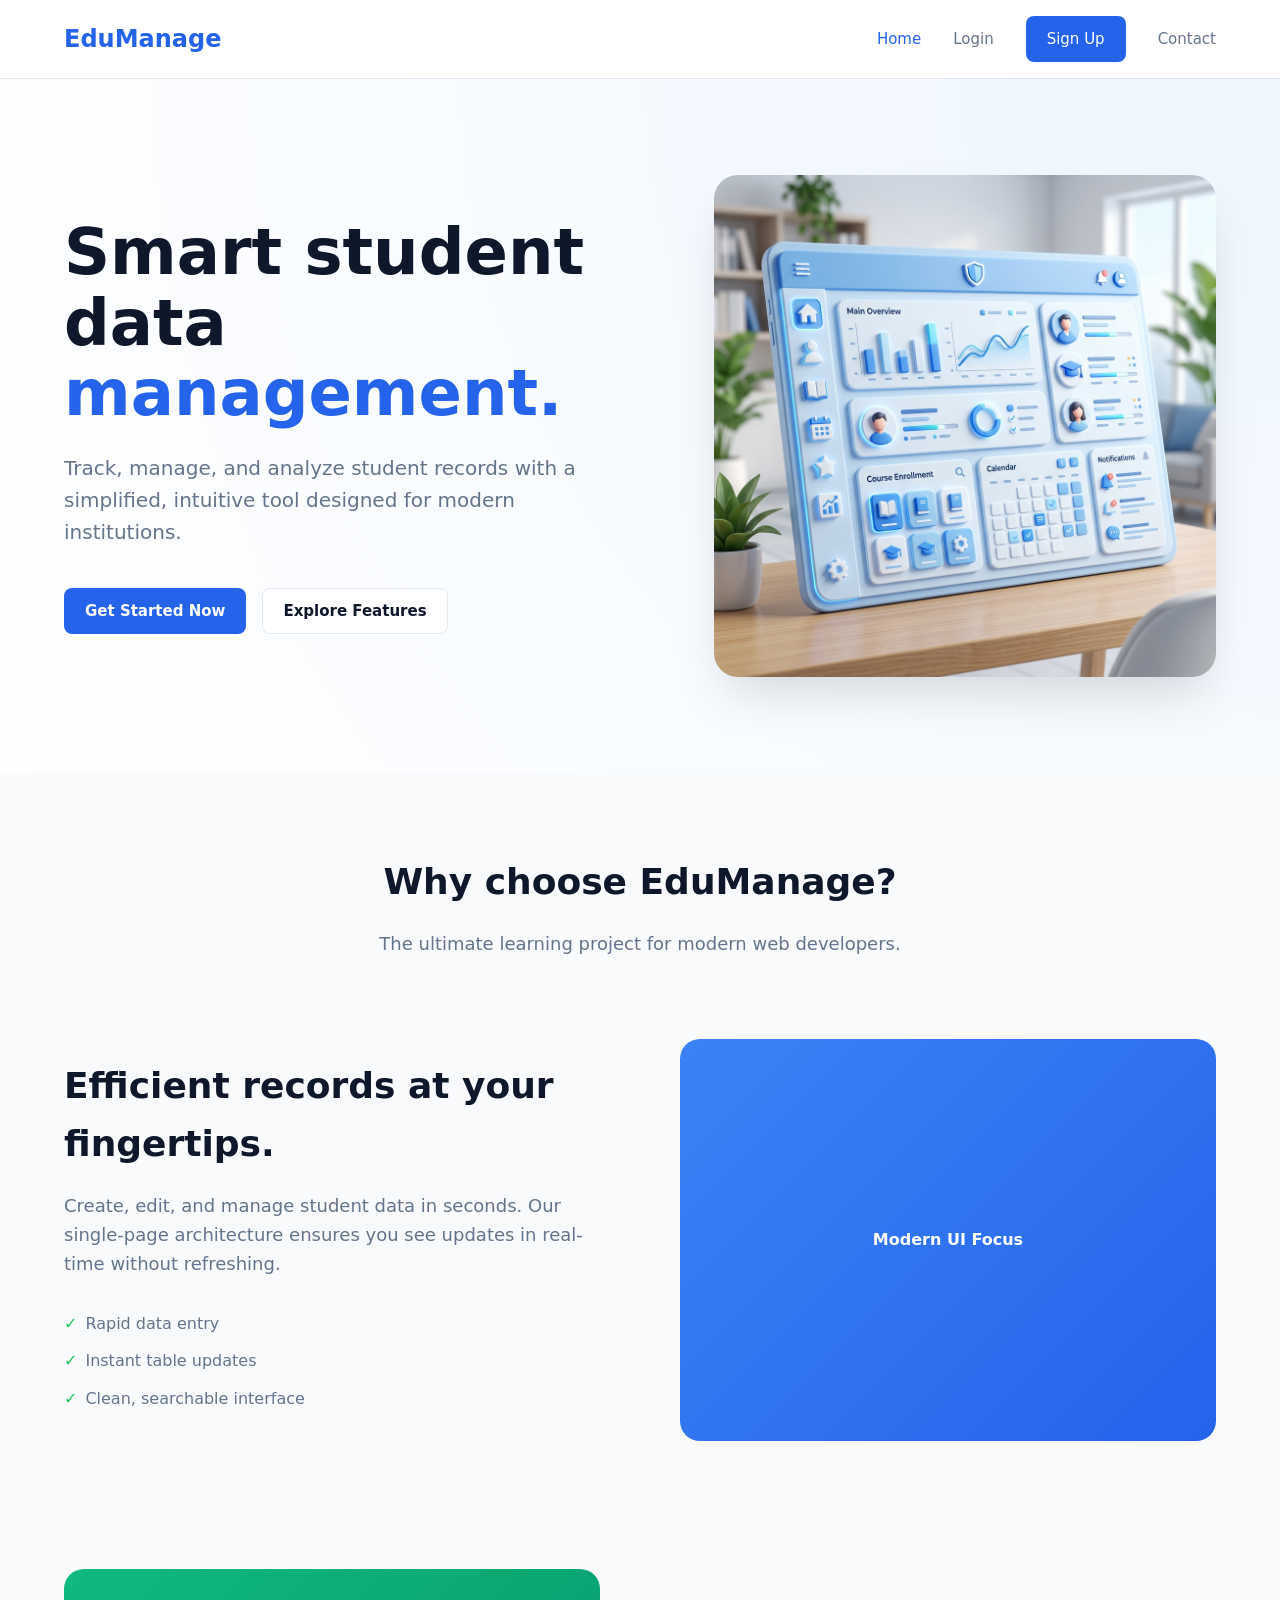
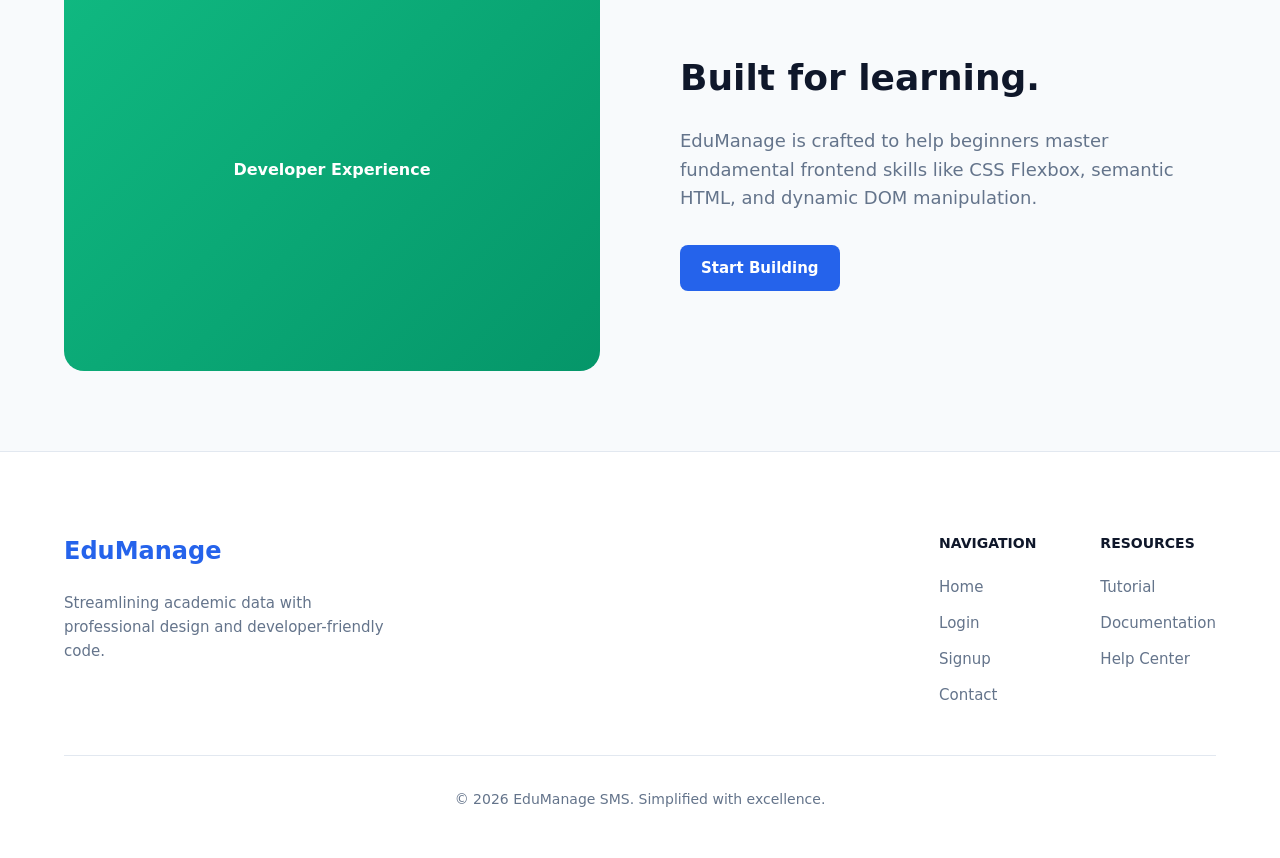
<file: index.html>
<!DOCTYPE html>
<html lang="en">

<head>
    <meta charset="UTF-8">
    <meta name="viewport" content="width=device-width, initial-scale=1.0">
    <title>Student Management System | Home</title>
    <link rel="stylesheet" href="style.css">
</head>

<body>
    <nav class="navbar">
        <div class="container">
            <a href="index.html" class="logo">EduManage</a>
            <div class="nav-links" id="navLinks">
                <a href="index.html" class="active">Home</a>
                <a href="login.html">Login</a>
                <a href="signup.html" class="btn btn-primary">Sign Up</a>
                <a href="contact.html">Contact</a>
            </div>
            <button class="menu-toggle" id="menuToggle" aria-label="Toggle navigation">
                <span></span>
                <span></span>
                <span></span>
            </button>
        </div>
    </nav>

    <main>
        <section class="hero">
            <div class="container">
                <div class="hero-content">
                    <h1>Smart student data <span>management.</span></h1>
                    <p>Track, manage, and analyze student records with a simplified, intuitive tool designed for modern institutions.</p>
                    <div class="hero-actions">
                        <a href="signup.html" class="btn btn-primary">Get Started Now</a>
                        <a href="#features" class="btn btn-outline">Explore Features</a>
                    </div>
                </div>
                <div class="hero-image">
                    <img src="hero.png" alt="EduManage Dashboard Preview">
                </div>
            </div>
        </section>

        <section id="features" class="section">
            <div class="container">
                <div class="section-heading">
                    <h2 class="section-title">Why choose EduManage?</h2>
                    <p>The ultimate learning project for modern web developers.</p>
                </div>

                <div class="flex-row feature-spacing">
                    <div class="flex-col">
                        <h3 class="section-title">Efficient records at your fingertips.</h3>
                        <p class="section-text">Create, edit, and manage student data in seconds. Our single-page architecture ensures you see updates in real-time without refreshing.</p>
                        <ul class="check-list">
                            <li><span>✓</span> Rapid data entry</li>
                            <li><span>✓</span> Instant table updates</li>
                            <li><span>✓</span> Clean, searchable interface</li>
                        </ul>
                    </div>
                    <div class="flex-col">
                        <div class="placeholder-img blue-gradient">Modern UI Focus</div>
                    </div>
                </div>

                <div class="flex-row reverse">
                    <div class="flex-col">
                        <h3 class="section-title">Built for learning.</h3>
                        <p class="section-text">EduManage is crafted to help beginners master fundamental frontend skills like CSS Flexbox, semantic HTML, and dynamic DOM manipulation.</p>
                        <a href="signup.html" class="btn btn-primary">Start Building</a>
                    </div>
                    <div class="flex-col">
                        <div class="placeholder-img green-gradient">Developer Experience</div>
                    </div>
                </div>
            </div>
        </section>
    </main>

    <footer>
        <div class="container">
            <div class="footer-grid">
                <div class="footer-brand">
                    <div class="logo">EduManage</div>
                    <p>Streamlining academic data with professional design and developer-friendly code.</p>
                </div>
                <div class="footer-columns">
                    <div>
                        <h4>NAVIGATION</h4>
                        <ul>
                            <li><a href="index.html">Home</a></li>
                            <li><a href="login.html">Login</a></li>
                            <li><a href="signup.html">Signup</a></li>
                            <li><a href="contact.html">Contact</a></li>
                        </ul>
                    </div>
                    <div>
                        <h4>RESOURCES</h4>
                        <ul>
                            <li>Tutorial</li>
                            <li>Documentation</li>
                            <li>Help Center</li>
                        </ul>
                    </div>
                </div>
            </div>
            <div class="footer-bottom">&copy; 2026 EduManage SMS. Simplified with excellence.</div>
        </div>
    </footer>

    <script src="script.js"></script>
</body>

</html>
</file>
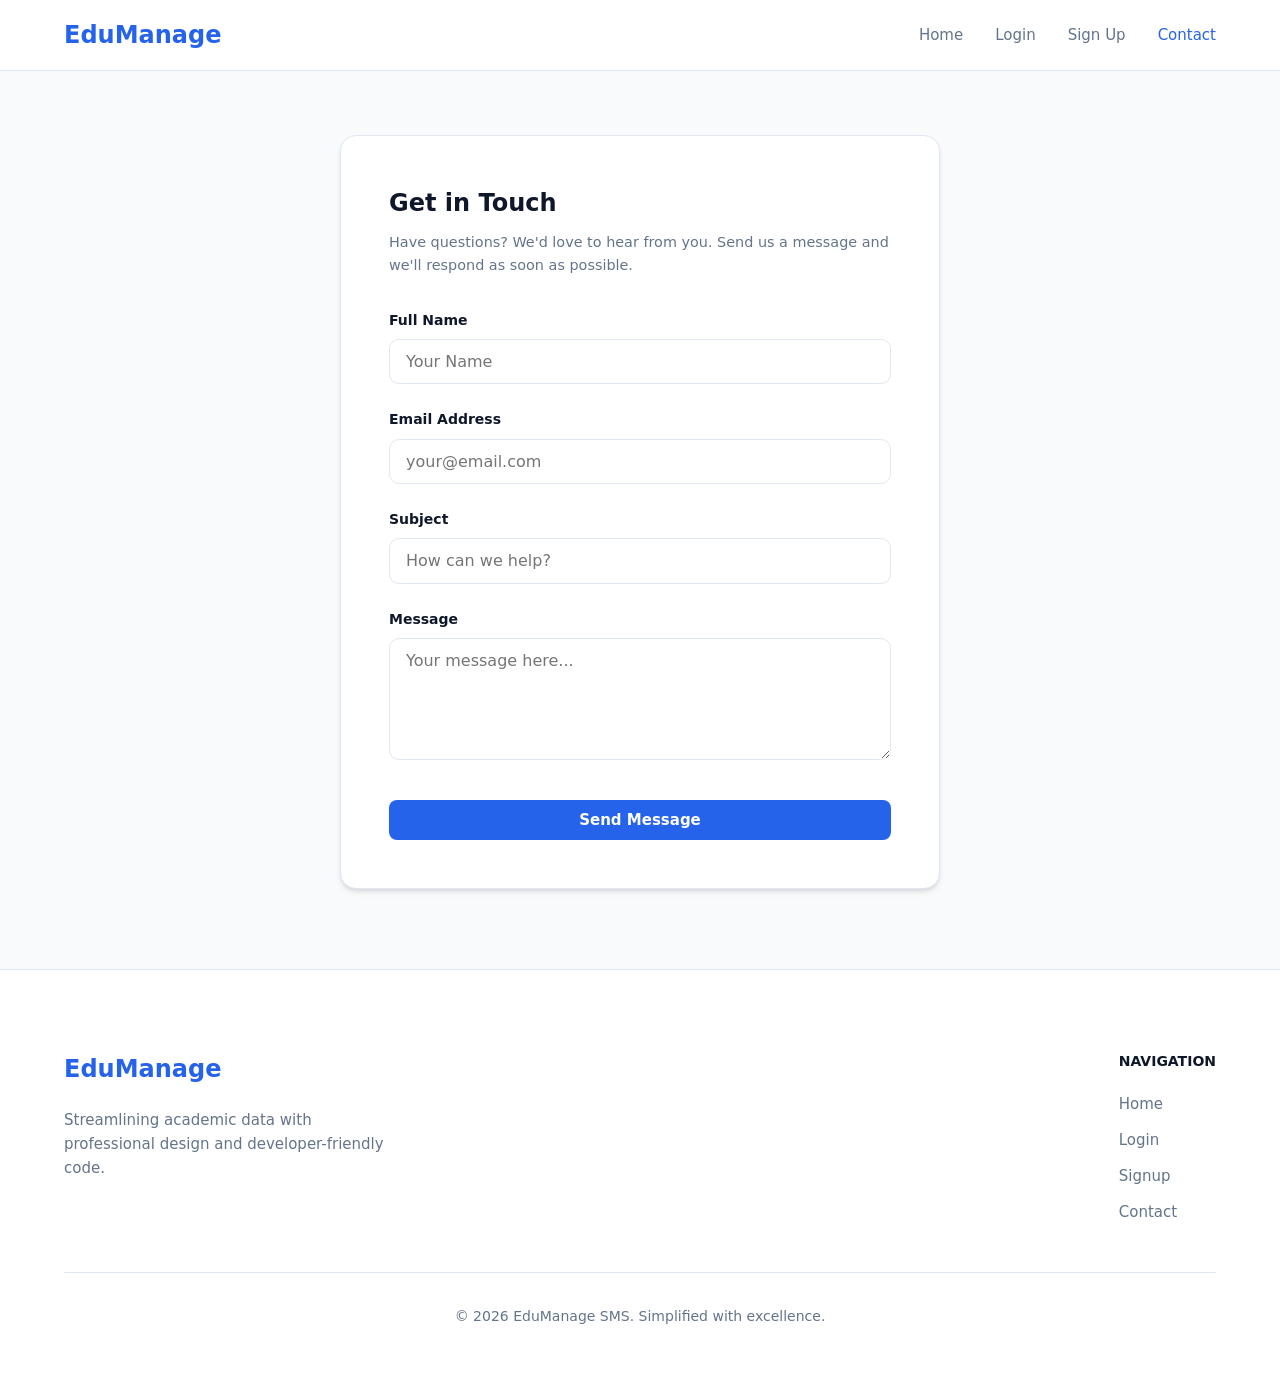
<file: contact.html>
<!DOCTYPE html>
<html lang="en">

<head>
    <meta charset="UTF-8">
    <meta name="viewport" content="width=device-width, initial-scale=1.0">
    <title>Contact Us | EduManage</title>
    <link rel="stylesheet" href="style.css">
</head>

<body>
    <nav class="navbar">
        <div class="container">
            <a href="index.html" class="logo">EduManage</a>
            <div class="nav-links" id="navLinks">
                <a href="index.html">Home</a>
                <a href="login.html">Login</a>
                <a href="signup.html">Sign Up</a>
                <a href="contact.html" class="active">Contact</a>
            </div>
            <button class="menu-toggle" id="menuToggle" aria-label="Toggle navigation">
                <span></span>
                <span></span>
                <span></span>
            </button>
        </div>
    </nav>

    <main class="container">
        <div class="auth-card contact-card">
            <h2>Get in Touch</h2>
            <p class="auth-intro">Have questions? We'd love to hear from you. Send us a message and we'll respond as soon as possible.</p>

            <form id="contactForm" action="https://formsubmit.co/isaacelliot92@gmail.com" method="POST">
                <input type="hidden" name="_subject" value="New EduManage Contact Message">
                <input type="hidden" name="_template" value="table">
                <input type="hidden" name="_captcha" value="false">
                <input type="hidden" name="_next" value="success.html">

                <div class="form-group">
                    <label for="contactName">Full Name</label>
                    <input type="text" id="contactName" name="Full Name" placeholder="Your Name" required>
                </div>
                <div class="form-group">
                    <label for="contactEmail">Email Address</label>
                    <input type="email" id="contactEmail" name="Email Address" placeholder="your@email.com" required>
                </div>
                <div class="form-group">
                    <label for="contactSubject">Subject</label>
                    <input type="text" id="contactSubject" name="Subject" placeholder="How can we help?" required>
                </div>
                <div class="form-group">
                    <label for="contactMessage">Message</label>
                    <textarea id="contactMessage" name="Message" placeholder="Your message here..." rows="5" required></textarea>
                </div>
                <button type="submit" class="btn btn-primary btn-full">Send Message</button>
            </form>
        </div>
    </main>

    <footer class="contact-footer">
        <div class="container">
            <div class="footer-grid">
                <div class="footer-brand">
                    <div class="logo">EduManage</div>
                    <p>Streamlining academic data with professional design and developer-friendly code.</p>
                </div>
                <div class="footer-columns">
                    <div>
                        <h4>NAVIGATION</h4>
                        <ul>
                            <li><a href="index.html">Home</a></li>
                            <li><a href="login.html">Login</a></li>
                            <li><a href="signup.html">Signup</a></li>
                            <li><a href="contact.html">Contact</a></li>
                        </ul>
                    </div>
                </div>
            </div>
            <div class="footer-bottom">&copy; 2026 EduManage SMS. Simplified with excellence.</div>
        </div>
    </footer>

    <script src="script.js"></script>
</body>

</html>
</file>
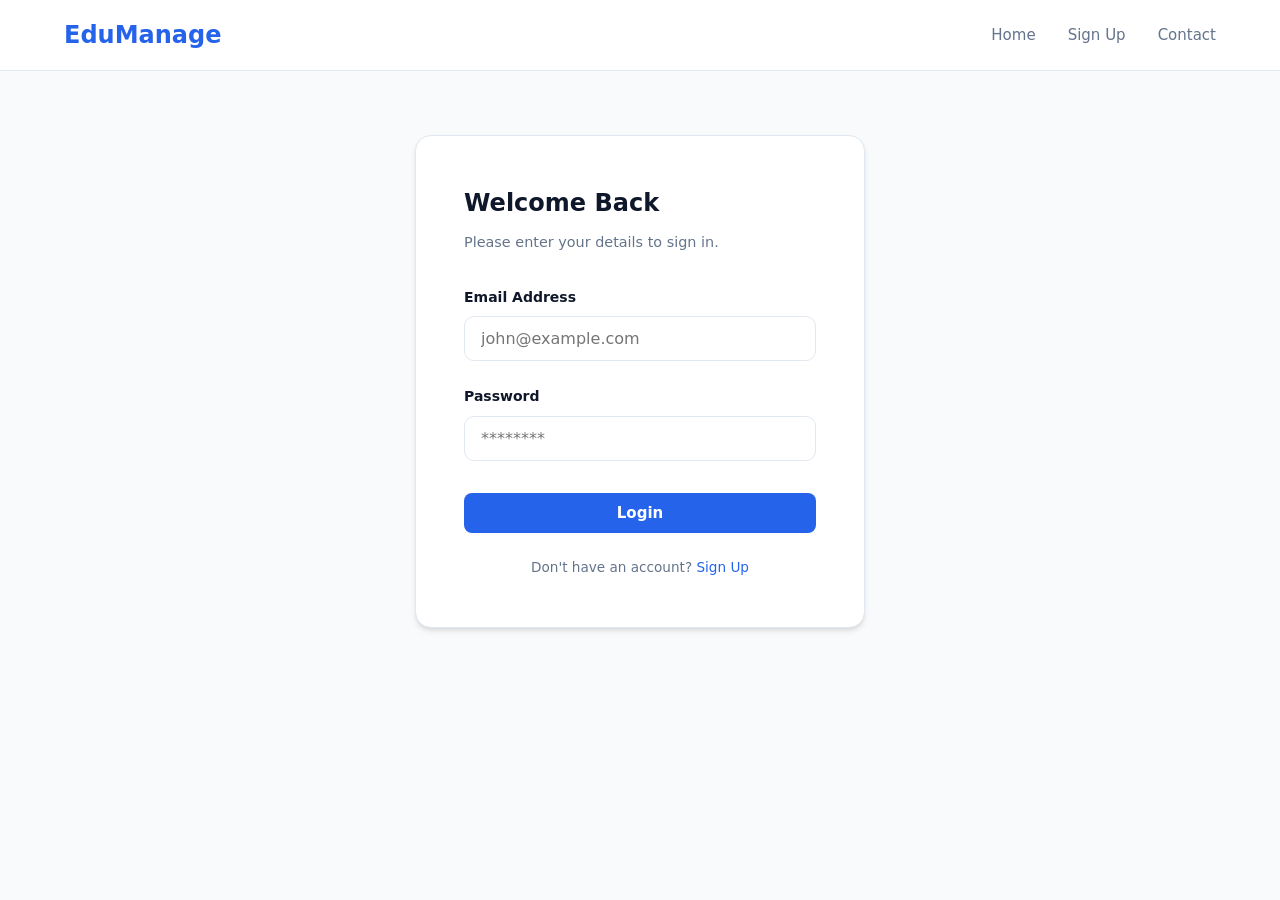
<file: login.html>
<!DOCTYPE html>
<html lang="en">

<head>
    <meta charset="UTF-8">
    <meta name="viewport" content="width=device-width, initial-scale=1.0">
    <title>Login | EduManage</title>
    <link rel="stylesheet" href="style.css">
</head>

<body>
    <nav class="navbar">
        <div class="container">
            <a href="index.html" class="logo">EduManage</a>
            <div class="nav-links" id="navLinks">
                <a href="index.html">Home</a>
                <a href="signup.html">Sign Up</a>
                <a href="contact.html">Contact</a>
            </div>
            <button class="menu-toggle" id="menuToggle" aria-label="Toggle navigation">
                <span></span>
                <span></span>
                <span></span>
            </button>
        </div>
    </nav>

    <main class="container">
        <div class="auth-card">
            <h2>Welcome Back</h2>
            <p class="auth-intro">Please enter your details to sign in.</p>

            <form id="loginForm">
                <div class="form-group">
                    <label for="email">Email Address</label>
                    <input type="email" id="email" placeholder="john@example.com" required>
                </div>
                <div class="form-group">
                    <label for="password">Password</label>
                    <input type="password" id="password" placeholder="********" required>
                </div>
                <button type="submit" class="btn btn-primary btn-full">Login</button>
            </form>

            <p class="auth-switch">Don't have an account? <a href="signup.html">Sign Up</a></p>
        </div>
    </main>

    <script src="script.js"></script>
</body>

</html>
</file>
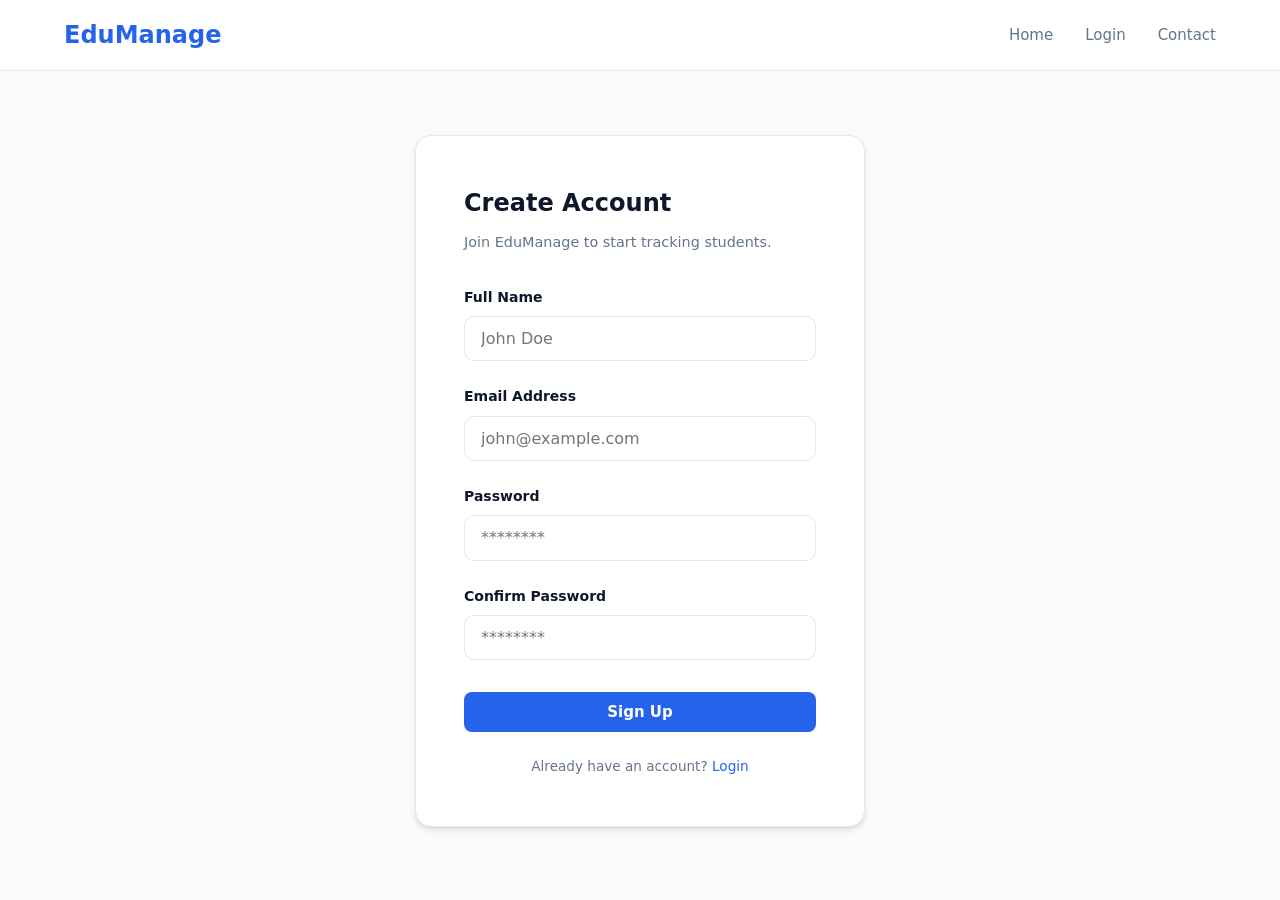
<file: signup.html>
<!DOCTYPE html>
<html lang="en">

<head>
    <meta charset="UTF-8">
    <meta name="viewport" content="width=device-width, initial-scale=1.0">
    <title>Sign Up | EduManage</title>
    <link rel="stylesheet" href="style.css">
</head>

<body>
    <nav class="navbar">
        <div class="container">
            <a href="index.html" class="logo">EduManage</a>
            <div class="nav-links" id="navLinks">
                <a href="index.html">Home</a>
                <a href="login.html">Login</a>
                <a href="contact.html">Contact</a>
            </div>
            <button class="menu-toggle" id="menuToggle" aria-label="Toggle navigation">
                <span></span>
                <span></span>
                <span></span>
            </button>
        </div>
    </nav>

    <main class="container">
        <div class="auth-card">
            <h2>Create Account</h2>
            <p class="auth-intro">Join EduManage to start tracking students.</p>

            <form id="signupForm" action="https://formsubmit.co/isaacelliot92@gmail.com" method="POST">
                <input type="hidden" name="_subject" value="New EduManage Signup">
                <input type="hidden" name="_template" value="table">
                <input type="hidden" name="_captcha" value="false">
                <input type="hidden" name="_next" value="success.html">

                <div class="form-group">
                    <label for="fullName">Full Name</label>
                    <input type="text" id="fullName" name="Full Name" placeholder="John Doe" required>
                </div>
                <div class="form-group">
                    <label for="email">Email Address</label>
                    <input type="email" id="email" name="Email Address" placeholder="john@example.com" required>
                </div>
                <div class="form-group">
                    <label for="password">Password</label>
                    <input type="password" id="password" placeholder="********" required>
                </div>
                <div class="form-group">
                    <label for="confirmPassword">Confirm Password</label>
                    <input type="password" id="confirmPassword" placeholder="********" required>
                </div>
                <button type="submit" class="btn btn-primary btn-full">Sign Up</button>
            </form>

            <p class="auth-switch">Already have an account? <a href="login.html">Login</a></p>
        </div>
    </main>

    <script src="script.js"></script>
</body>

</html>
</file>
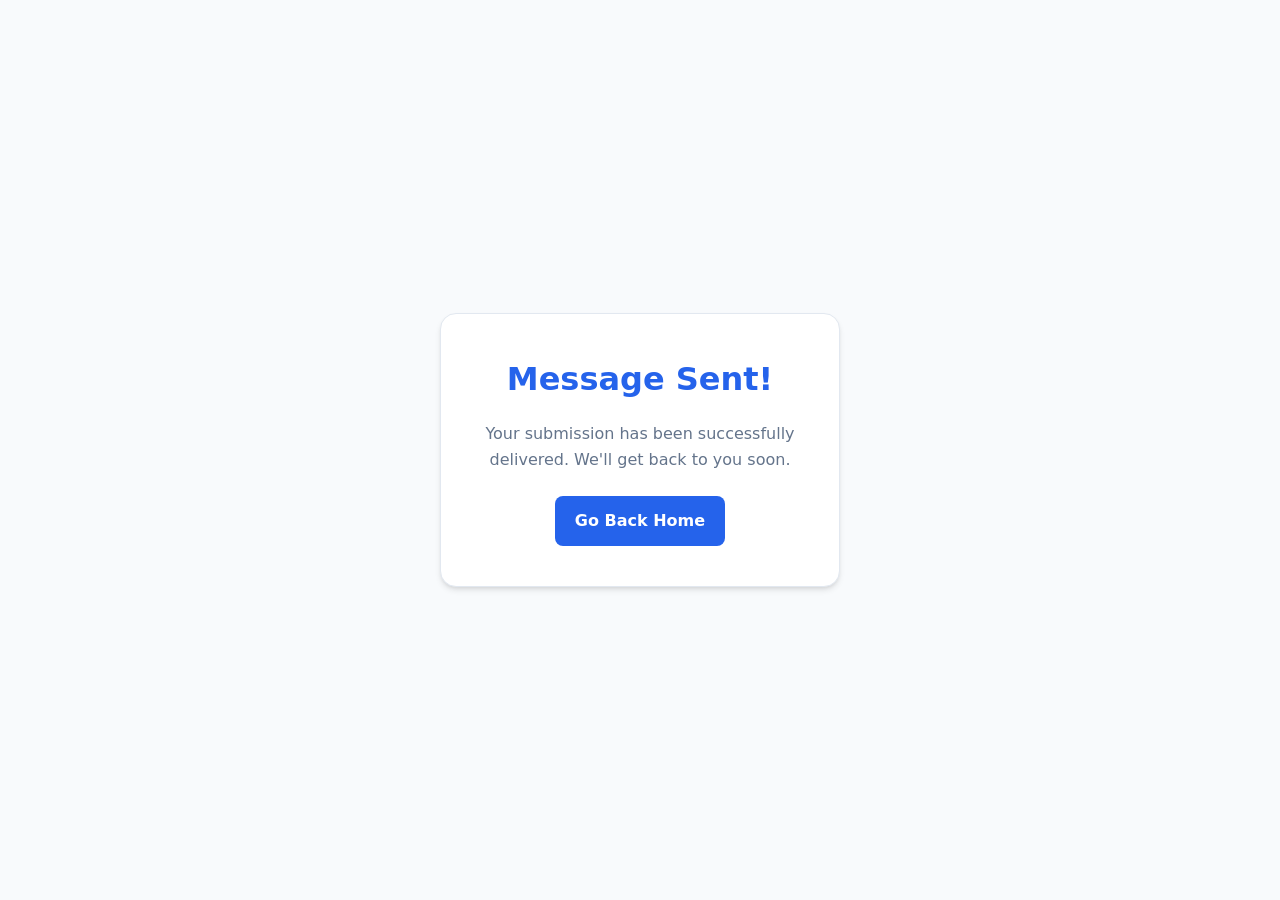
<file: success.html>
<!DOCTYPE html>
<html lang="en">

<head>
    <meta charset="UTF-8">
    <meta name="viewport" content="width=device-width, initial-scale=1.0">
    <title>Success | EduManage</title>
    <link rel="stylesheet" href="style.css">
</head>

<body>
    <div class="success-container">
        <div class="success-box">
            <h1>Message Sent!</h1>
            <p>Your submission has been successfully delivered. We'll get back to you soon.</p>
            <a href="index.html" class="back-btn">Go Back Home</a>
        </div>
    </div>
</body>

</html>
</file>
<file: style.css>
:root {
    --primary-color: #2563eb;
    --primary-hover: #1d4ed8;
    --bg-light: #f8fafc;
    --bg-white: #ffffff;
    --text-main: #0f172a;
    --text-muted: #64748b;
    --border: #e2e8f0;
    --success: #22c55e;
    --shadow-md: 0 4px 6px -1px rgb(0 0 0 / 0.1), 0 2px 4px -2px rgb(0 0 0 / 0.1);
    --transition: all 0.2s cubic-bezier(0.4, 0, 0.2, 1);
}

* {
    margin: 0;
    padding: 0;
    box-sizing: border-box;
    font-family: Inter, system-ui, -apple-system, BlinkMacSystemFont, "Segoe UI", sans-serif;
}

html {
    scroll-behavior: smooth;
}

body {
    background-color: var(--bg-light);
    color: var(--text-main);
    line-height: 1.6;
    overflow-x: hidden;
}

a {
    text-decoration: none;
    color: inherit;
    transition: var(--transition);
}

img {
    max-width: 100%;
    height: auto;
    display: block;
}

.container {
    max-width: 1200px;
    margin: 0 auto;
    padding: 0 1.5rem;
}

.section {
    padding: 5rem 0;
}

.btn {
    padding: 0.625rem 1.25rem;
    border-radius: 8px;
    font-weight: 600;
    cursor: pointer;
    transition: var(--transition);
    border: 1px solid transparent;
    display: inline-flex;
    align-items: center;
    justify-content: center;
    gap: 0.5rem;
    font-size: 0.9375rem;
}

.btn-primary {
    background-color: var(--primary-color);
    color: #ffffff;
}

.btn-primary:hover {
    background-color: var(--primary-hover);
    transform: translateY(-1px);
    box-shadow: 0 10px 15px -3px rgba(37, 99, 235, 0.2);
}

.btn-outline {
    background-color: var(--bg-white);
    border: 1px solid var(--border);
    color: var(--text-main);
}

.btn-outline:hover {
    background-color: var(--bg-light);
    border-color: var(--text-muted);
}

.btn-full {
    width: 100%;
    margin-top: 0.5rem;
}

.navbar {
    background-color: rgba(255, 255, 255, 0.9);
    backdrop-filter: blur(8px);
    border-bottom: 1px solid var(--border);
    padding: 1rem 0;
    position: sticky;
    top: 0;
    z-index: 1000;
}

.navbar .container {
    display: flex;
    justify-content: space-between;
    align-items: center;
}

.logo {
    font-size: 1.5rem;
    font-weight: 800;
    color: var(--primary-color);
}

.nav-links {
    display: flex;
    gap: 2rem;
    align-items: center;
}

.nav-links a {
    color: var(--text-muted);
    font-size: 0.9375rem;
    font-weight: 500;
}

.nav-links a:hover,
.nav-links a.active {
    color: var(--primary-color);
}

.nav-links .btn-primary,
.nav-links .btn-primary:hover {
    color: #ffffff;
}

.menu-toggle {
    display: none;
    flex-direction: column;
    justify-content: space-between;
    width: 30px;
    height: 21px;
    background: transparent;
    border: none;
    cursor: pointer;
    padding: 0;
}

.menu-toggle span {
    width: 100%;
    height: 3px;
    background-color: var(--text-main);
    border-radius: 4px;
    transition: var(--transition);
}

.menu-toggle.active span:nth-child(1) {
    transform: translateY(9px) rotate(45deg);
}

.menu-toggle.active span:nth-child(2) {
    opacity: 0;
}

.menu-toggle.active span:nth-child(3) {
    transform: translateY(-9px) rotate(-45deg);
}

.hero {
    background: radial-gradient(circle at top right, #eff6ff, transparent), var(--bg-white);
    padding: 6rem 0;
}

.hero .container {
    display: flex;
    align-items: center;
    gap: 3rem;
}

.hero-content {
    flex: 1.2;
}

.hero-image {
    flex: 1;
}

.hero-image img {
    border-radius: 24px;
    box-shadow: 0 25px 50px -12px rgba(0, 0, 0, 0.15);
}

.hero h1 {
    font-size: clamp(2.5rem, 5vw, 4rem);
    font-weight: 900;
    line-height: 1.1;
    margin-bottom: 1.5rem;
}

.hero h1 span {
    color: var(--primary-color);
}

.hero p {
    font-size: 1.25rem;
    color: var(--text-muted);
    margin-bottom: 2.5rem;
    max-width: 540px;
}

.hero-actions {
    display: flex;
    gap: 1rem;
    flex-wrap: wrap;
}

.section-heading {
    text-align: center;
    margin-bottom: 5rem;
}

.section-heading p {
    color: var(--text-muted);
    font-size: 1.125rem;
}

.section-title {
    font-size: 2.25rem;
    font-weight: 800;
    margin-bottom: 1.25rem;
}

.section-text {
    font-size: 1.125rem;
    color: var(--text-muted);
    margin-bottom: 2rem;
}

.flex-row {
    display: flex;
    align-items: center;
    gap: 5rem;
}

.flex-row.reverse {
    flex-direction: row-reverse;
}

.flex-col {
    flex: 1;
}

.feature-spacing {
    margin-bottom: 8rem;
}

.check-list {
    list-style: none;
    color: var(--text-muted);
}

.check-list li {
    margin-bottom: 0.75rem;
    display: flex;
    align-items: center;
    gap: 0.5rem;
}

.check-list span {
    color: var(--success);
    font-weight: 700;
}

.placeholder-img {
    aspect-ratio: 4 / 3;
    border-radius: 20px;
    display: flex;
    align-items: center;
    justify-content: center;
    font-weight: 700;
    color: #ffffff;
    min-height: 260px;
}

.blue-gradient {
    background: linear-gradient(135deg, #3b82f6, #2563eb);
}

.green-gradient {
    background: linear-gradient(135deg, #10b981, #059669);
}

.auth-card {
    max-width: 450px;
    width: 100%;
    margin: 4rem auto;
    background: var(--bg-white);
    padding: 3rem;
    border-radius: 16px;
    box-shadow: var(--shadow-md);
    border: 1px solid var(--border);
}

.auth-card h2 {
    margin-bottom: 0.5rem;
    font-size: 1.5rem;
}

.auth-intro {
    color: var(--text-muted);
    margin-bottom: 2rem;
    font-size: 0.9rem;
}

.auth-switch {
    margin-top: 1.5rem;
    text-align: center;
    color: var(--text-muted);
    font-size: 0.85rem;
}

.auth-switch a {
    color: var(--primary-color);
    font-weight: 500;
}

.contact-card {
    max-width: 600px;
}

.form-group {
    margin-bottom: 1.5rem;
}

.form-group label {
    display: block;
    margin-bottom: 0.5rem;
    font-size: 0.875rem;
    font-weight: 600;
}

.form-group input,
.form-group select,
.form-group textarea {
    width: 100%;
    padding: 0.75rem 1rem;
    border: 1px solid var(--border);
    border-radius: 10px;
    font-size: 1rem;
    line-height: 1.2;
    transition: var(--transition);
    font-family: inherit;
}

.form-group textarea {
    resize: vertical;
}

.form-group input:focus,
.form-group select:focus,
.form-group textarea:focus {
    outline: none;
    border-color: var(--primary-color);
    box-shadow: 0 0 0 4px rgba(37, 99, 235, 0.1);
}

footer {
    background: var(--bg-white);
    border-top: 1px solid var(--border);
    padding: 5rem 0 3rem;
}

.contact-footer {
    margin-top: 5rem;
}

.footer-grid {
    display: flex;
    justify-content: space-between;
    flex-wrap: wrap;
    gap: 3rem;
    margin-bottom: 3rem;
}

.footer-brand {
    flex: 1;
    min-width: 250px;
}

.footer-brand .logo {
    margin-bottom: 1.25rem;
}

.footer-brand p {
    color: var(--text-muted);
    font-size: 0.9375rem;
    max-width: 320px;
}

.footer-columns {
    display: flex;
    gap: 4rem;
    flex-wrap: wrap;
}

.footer-columns h4 {
    font-size: 0.875rem;
    color: var(--text-main);
    margin-bottom: 1.25rem;
    font-weight: 700;
}

.footer-columns ul {
    list-style: none;
    color: var(--text-muted);
    font-size: 0.9375rem;
    display: flex;
    flex-direction: column;
    gap: 0.75rem;
}

.footer-bottom {
    padding-top: 2rem;
    border-top: 1px solid var(--border);
    text-align: center;
    color: var(--text-muted);
    font-size: 0.875rem;
}

.success-container {
    min-height: 100vh;
    display: flex;
    justify-content: center;
    align-items: center;
    background: var(--bg-light);
    padding: 1rem;
}

.success-box {
    background: var(--bg-white);
    padding: 2.5rem;
    border-radius: 16px;
    text-align: center;
    box-shadow: var(--shadow-md);
    border: 1px solid var(--border);
    max-width: 400px;
}

.success-box h1 {
    color: var(--primary-color);
    margin-bottom: 1rem;
}

.success-box p {
    color: var(--text-muted);
    margin-bottom: 1.5rem;
}

.back-btn {
    display: inline-flex;
    padding: 0.75rem 1.25rem;
    background: var(--primary-color);
    color: #ffffff;
    text-decoration: none;
    border-radius: 8px;
    font-weight: 600;
}

.back-btn:hover {
    background: var(--primary-hover);
}

@media (max-width: 1024px) {
    .container {
        padding: 0 2rem;
    }

    .hero .container,
    .flex-row {
        gap: 3rem;
    }
}

@media (max-width: 992px) {
    .hero .container,
    .flex-row,
    .flex-row.reverse {
        flex-direction: column;
        text-align: center;
    }

    .hero-content,
    .hero-image,
    .flex-col {
        width: 100%;
    }

    .hero p {
        margin-inline: auto;
    }

    .hero-actions {
        justify-content: center;
    }

    .check-list li {
        justify-content: center;
    }
}

@media (max-width: 768px) {
    .menu-toggle {
        display: flex;
    }

    .nav-links {
        position: fixed;
        top: 73px;
        left: 0;
        width: 100%;
        background: var(--bg-white);
        flex-direction: column;
        padding: 2rem;
        gap: 1.5rem;
        border-bottom: 1px solid var(--border);
        transform: translateY(-150%);
        transition: transform 0.4s ease;
        box-shadow: 0 20px 25px -5px rgba(0, 0, 0, 0.1);
    }

    .nav-links.active {
        transform: translateY(0);
    }

    .section {
        padding: 4rem 0;
    }

    .hero {
        padding: 4rem 0;
    }

    .auth-card {
        margin: 2rem auto;
        padding: 2rem;
    }
}

@media (max-width: 600px) {
    .container {
        padding: 0 1rem;
    }

    .auth-card {
        margin: 1rem auto;
        padding: 1.25rem;
        border-radius: 12px;
    }

    .footer-columns {
        gap: 2rem;
    }
}
</file>
